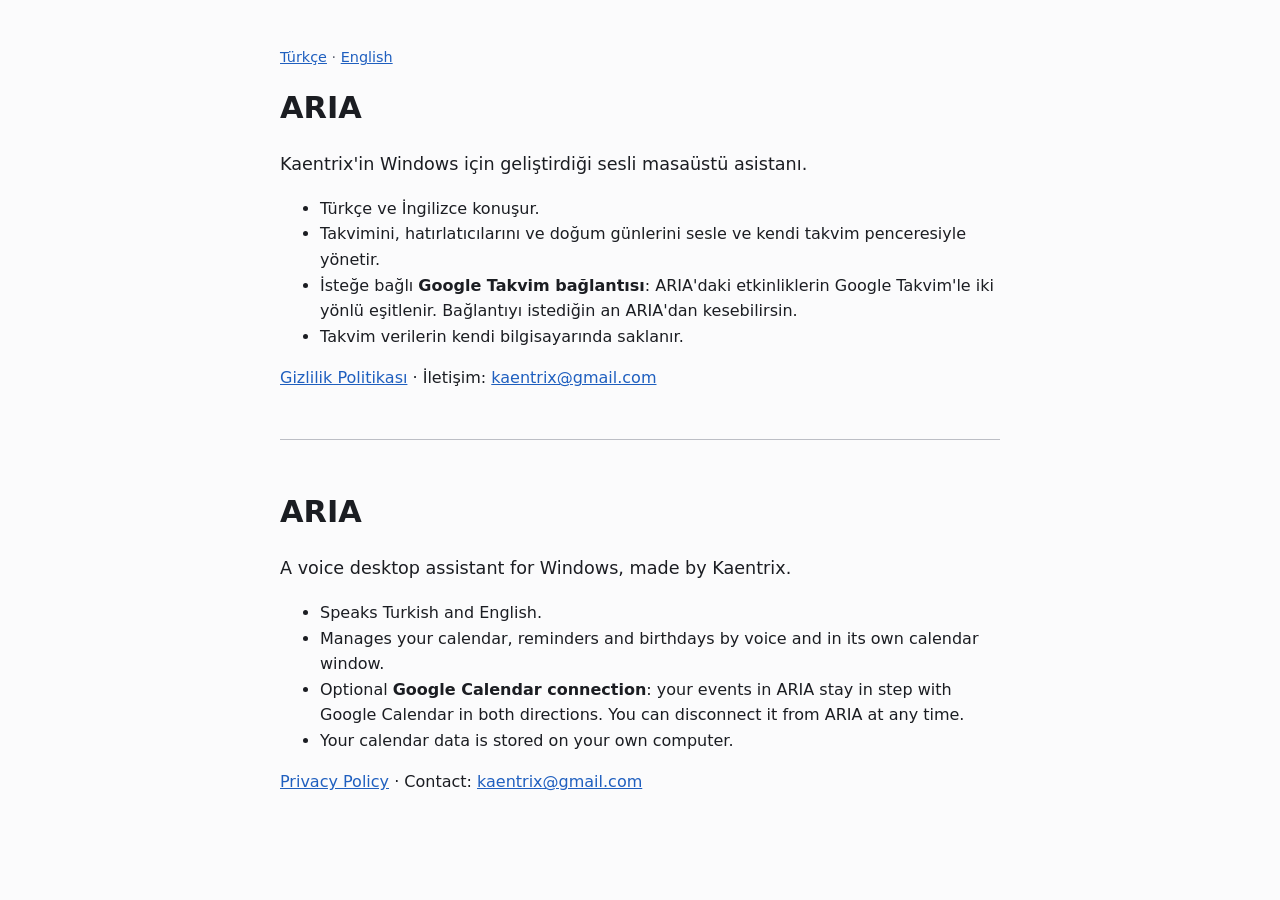
<file: index.html>
<!doctype html>
<html lang="tr">
<head>
<meta charset="utf-8">
<meta name="viewport" content="width=device-width, initial-scale=1">
<title>ARIA — Kaentrix</title>
<link rel="stylesheet" href="style.css">
</head>
<body>
<main>
<p class="lang"><a href="#tr">Türkçe</a> · <a href="#en">English</a></p>

<section id="tr" lang="tr">
<h1>ARIA</h1>
<p class="lead">Kaentrix'in Windows için geliştirdiği sesli masaüstü asistanı.</p>
<ul>
<li>Türkçe ve İngilizce konuşur.</li>
<li>Takvimini, hatırlatıcılarını ve doğum günlerini sesle ve kendi takvim penceresiyle yönetir.</li>
<li>İsteğe bağlı <strong>Google Takvim bağlantısı</strong>: ARIA'daki etkinliklerin Google Takvim'le iki
yönlü eşitlenir. Bağlantıyı istediğin an ARIA'dan kesebilirsin.</li>
<li>Takvim verilerin kendi bilgisayarında saklanır.</li>
</ul>
<p><a href="privacy.html#tr">Gizlilik Politikası</a> · İletişim:
<a href="mailto:kaentrix@gmail.com">kaentrix@gmail.com</a></p>
</section>

<hr>

<section id="en" lang="en">
<h1>ARIA</h1>
<p class="lead">A voice desktop assistant for Windows, made by Kaentrix.</p>
<ul>
<li>Speaks Turkish and English.</li>
<li>Manages your calendar, reminders and birthdays by voice and in its own calendar window.</li>
<li>Optional <strong>Google Calendar connection</strong>: your events in ARIA stay in step with Google
Calendar in both directions. You can disconnect it from ARIA at any time.</li>
<li>Your calendar data is stored on your own computer.</li>
</ul>
<p><a href="privacy.html#en">Privacy Policy</a> · Contact:
<a href="mailto:kaentrix@gmail.com">kaentrix@gmail.com</a></p>
</section>
</main>
</body>
</html>
</file>
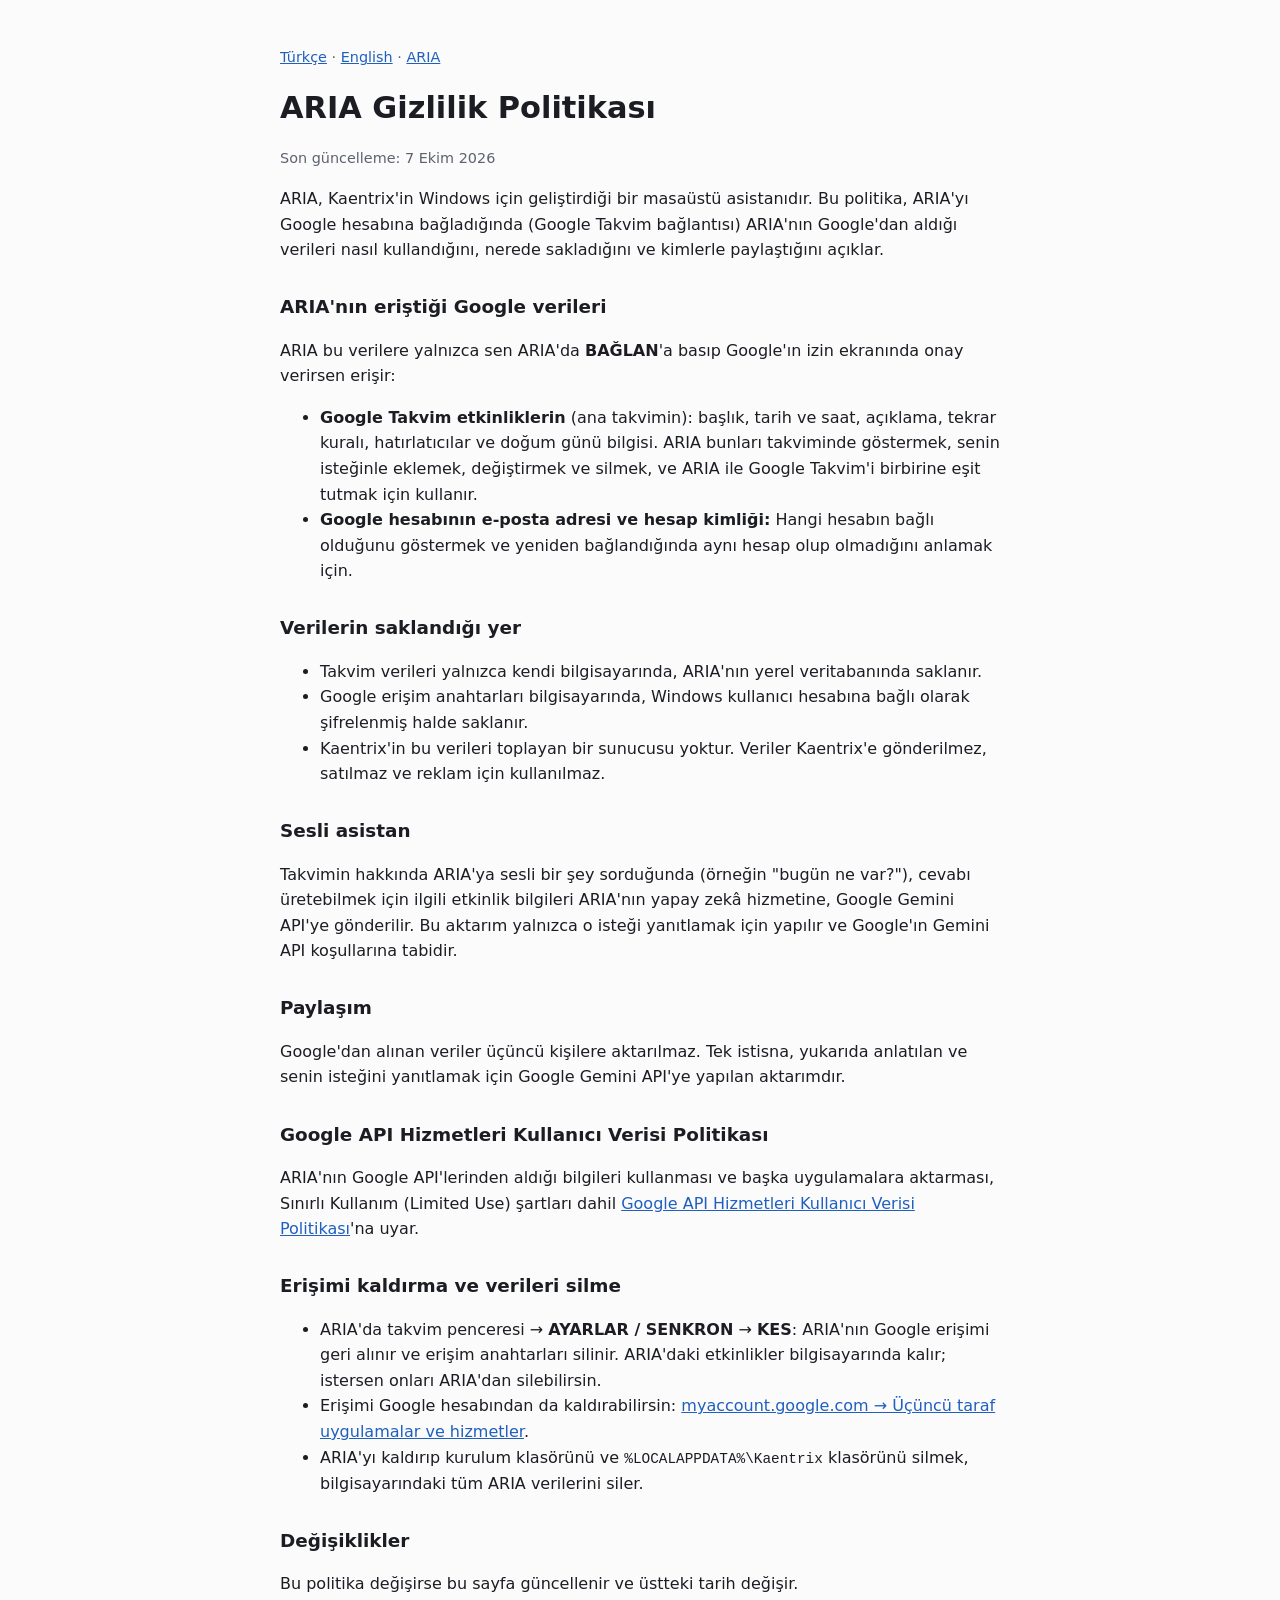
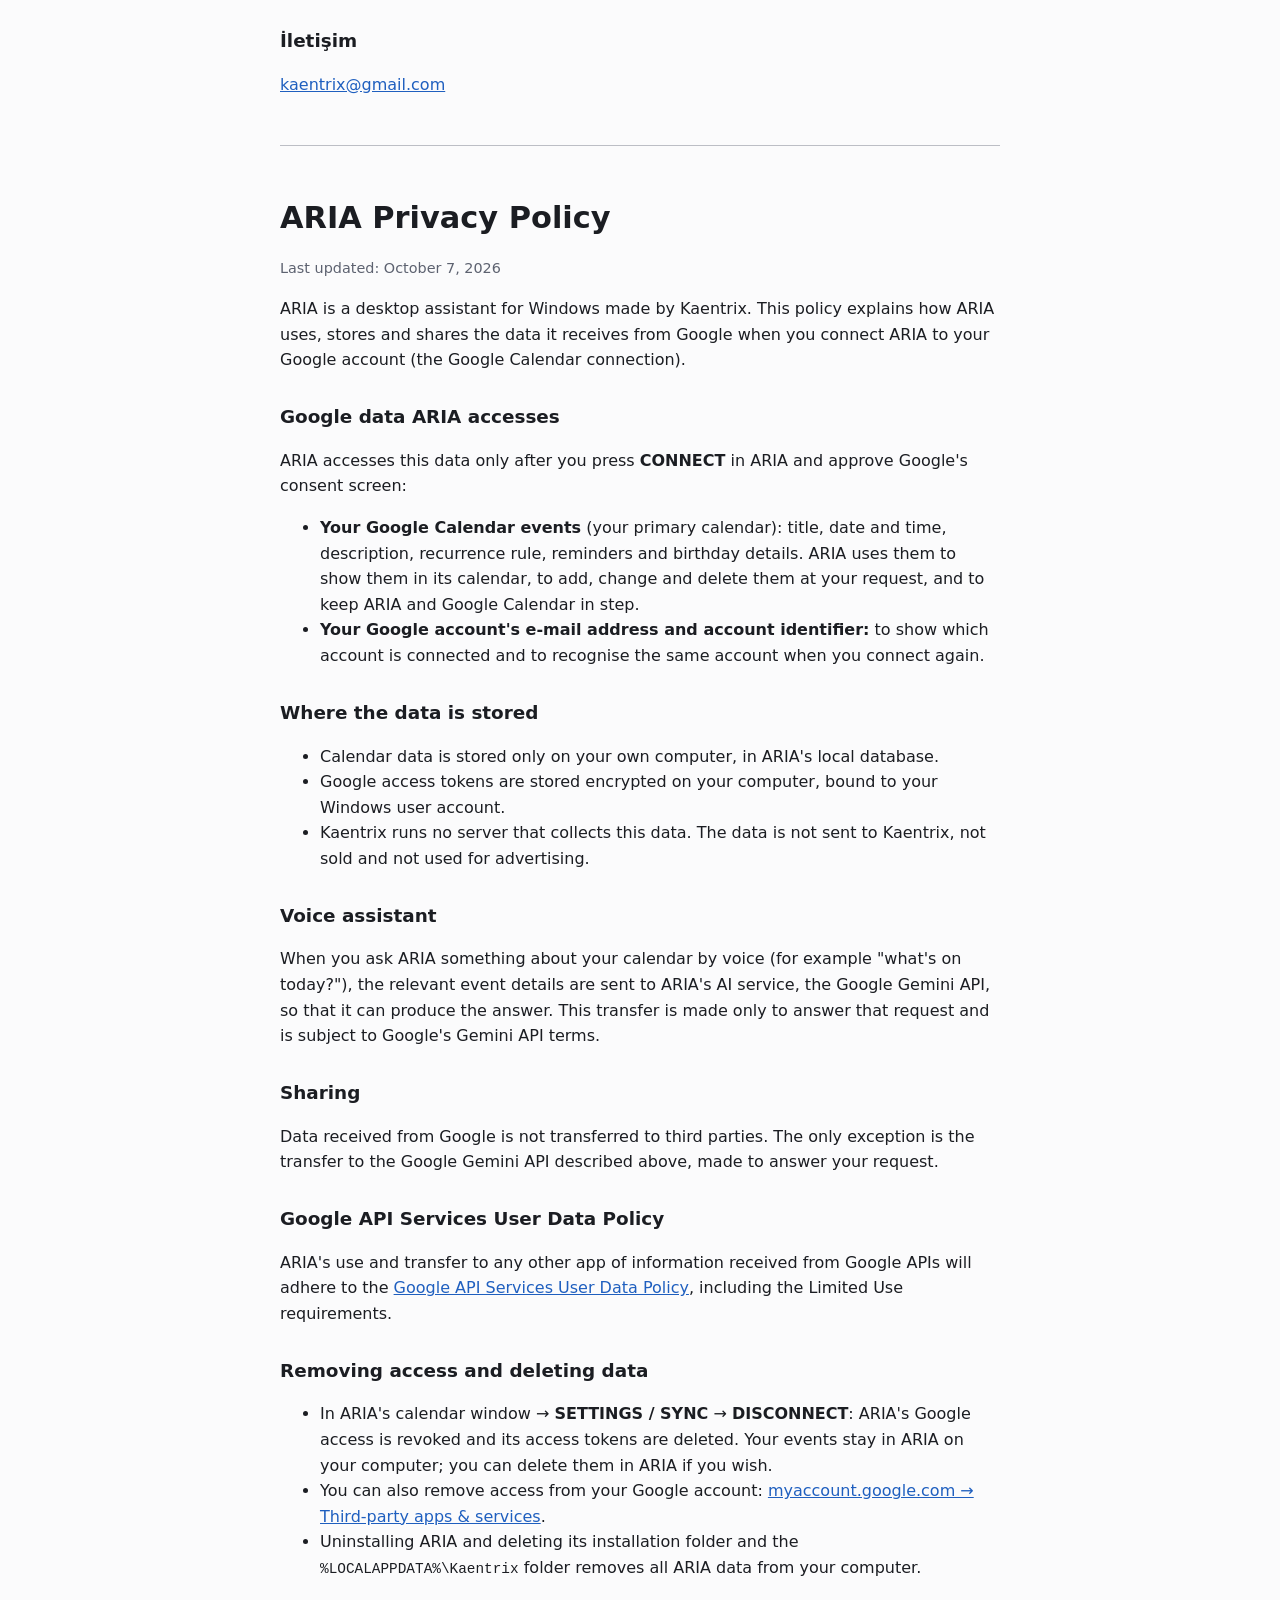
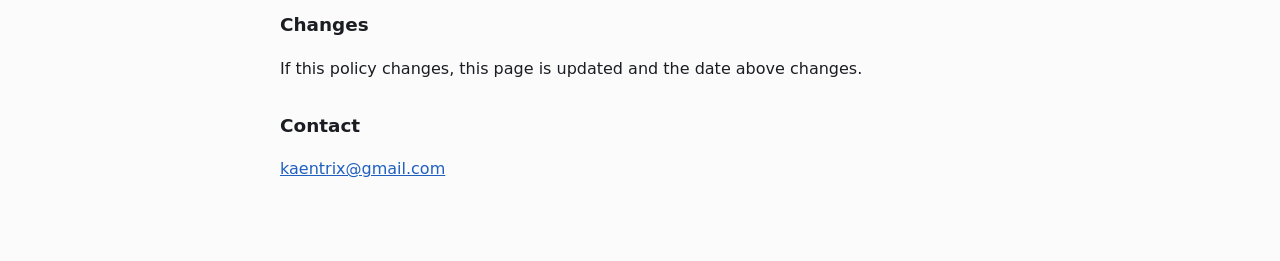
<file: privacy.html>
<!doctype html>
<html lang="tr">
<head>
<meta charset="utf-8">
<meta name="viewport" content="width=device-width, initial-scale=1">
<title>ARIA — Gizlilik Politikası / Privacy Policy</title>
<link rel="stylesheet" href="style.css">
</head>
<body>
<main>
<p class="lang"><a href="#tr">Türkçe</a> · <a href="#en">English</a> · <a href="./">ARIA</a></p>

<section id="tr" lang="tr">
<h1>ARIA Gizlilik Politikası</h1>
<p class="date">Son güncelleme: 7 Ekim 2026</p>

<p>ARIA, Kaentrix'in Windows için geliştirdiği bir masaüstü asistanıdır. Bu politika, ARIA'yı Google
hesabına bağladığında (Google Takvim bağlantısı) ARIA'nın Google'dan aldığı verileri nasıl kullandığını,
nerede sakladığını ve kimlerle paylaştığını açıklar.</p>

<h2>ARIA'nın eriştiği Google verileri</h2>
<p>ARIA bu verilere yalnızca sen ARIA'da <strong>BAĞLAN</strong>'a basıp Google'ın izin ekranında onay
verirsen erişir:</p>
<ul>
<li><strong>Google Takvim etkinliklerin</strong> (ana takvimin): başlık, tarih ve saat, açıklama, tekrar
kuralı, hatırlatıcılar ve doğum günü bilgisi. ARIA bunları takviminde göstermek, senin isteğinle eklemek,
değiştirmek ve silmek, ve ARIA ile Google Takvim'i birbirine eşit tutmak için kullanır.</li>
<li><strong>Google hesabının e-posta adresi ve hesap kimliği:</strong> Hangi hesabın bağlı olduğunu
göstermek ve yeniden bağlandığında aynı hesap olup olmadığını anlamak için.</li>
</ul>

<h2>Verilerin saklandığı yer</h2>
<ul>
<li>Takvim verileri yalnızca kendi bilgisayarında, ARIA'nın yerel veritabanında saklanır.</li>
<li>Google erişim anahtarları bilgisayarında, Windows kullanıcı hesabına bağlı olarak şifrelenmiş halde
saklanır.</li>
<li>Kaentrix'in bu verileri toplayan bir sunucusu yoktur. Veriler Kaentrix'e gönderilmez, satılmaz ve
reklam için kullanılmaz.</li>
</ul>

<h2>Sesli asistan</h2>
<p>Takvimin hakkında ARIA'ya sesli bir şey sorduğunda (örneğin "bugün ne var?"), cevabı üretebilmek için
ilgili etkinlik bilgileri ARIA'nın yapay zekâ hizmetine, Google Gemini API'ye gönderilir. Bu aktarım
yalnızca o isteği yanıtlamak için yapılır ve Google'ın Gemini API koşullarına tabidir.</p>

<h2>Paylaşım</h2>
<p>Google'dan alınan veriler üçüncü kişilere aktarılmaz. Tek istisna, yukarıda anlatılan ve senin isteğini
yanıtlamak için Google Gemini API'ye yapılan aktarımdır.</p>

<h2>Google API Hizmetleri Kullanıcı Verisi Politikası</h2>
<p>ARIA'nın Google API'lerinden aldığı bilgileri kullanması ve başka uygulamalara aktarması,
Sınırlı Kullanım (Limited Use) şartları dahil
<a href="https://developers.google.com/terms/api-services-user-data-policy">Google API Hizmetleri
Kullanıcı Verisi Politikası</a>'na uyar.</p>

<h2>Erişimi kaldırma ve verileri silme</h2>
<ul>
<li>ARIA'da takvim penceresi → <strong>AYARLAR / SENKRON</strong> → <strong>KES</strong>: ARIA'nın Google
erişimi geri alınır ve erişim anahtarları silinir. ARIA'daki etkinlikler bilgisayarında kalır; istersen
onları ARIA'dan silebilirsin.</li>
<li>Erişimi Google hesabından da kaldırabilirsin:
<a href="https://myaccount.google.com/connections">myaccount.google.com → Üçüncü taraf uygulamalar ve
hizmetler</a>.</li>
<li>ARIA'yı kaldırıp kurulum klasörünü ve <code>%LOCALAPPDATA%\Kaentrix</code> klasörünü silmek,
bilgisayarındaki tüm ARIA verilerini siler.</li>
</ul>

<h2>Değişiklikler</h2>
<p>Bu politika değişirse bu sayfa güncellenir ve üstteki tarih değişir.</p>

<h2>İletişim</h2>
<p><a href="mailto:kaentrix@gmail.com">kaentrix@gmail.com</a></p>
</section>

<hr>

<section id="en" lang="en">
<h1>ARIA Privacy Policy</h1>
<p class="date">Last updated: October 7, 2026</p>

<p>ARIA is a desktop assistant for Windows made by Kaentrix. This policy explains how ARIA uses, stores
and shares the data it receives from Google when you connect ARIA to your Google account (the Google
Calendar connection).</p>

<h2>Google data ARIA accesses</h2>
<p>ARIA accesses this data only after you press <strong>CONNECT</strong> in ARIA and approve Google's
consent screen:</p>
<ul>
<li><strong>Your Google Calendar events</strong> (your primary calendar): title, date and time,
description, recurrence rule, reminders and birthday details. ARIA uses them to show them in its
calendar, to add, change and delete them at your request, and to keep ARIA and Google Calendar in
step.</li>
<li><strong>Your Google account's e-mail address and account identifier:</strong> to show which account
is connected and to recognise the same account when you connect again.</li>
</ul>

<h2>Where the data is stored</h2>
<ul>
<li>Calendar data is stored only on your own computer, in ARIA's local database.</li>
<li>Google access tokens are stored encrypted on your computer, bound to your Windows user account.</li>
<li>Kaentrix runs no server that collects this data. The data is not sent to Kaentrix, not sold and not
used for advertising.</li>
</ul>

<h2>Voice assistant</h2>
<p>When you ask ARIA something about your calendar by voice (for example "what's on today?"), the
relevant event details are sent to ARIA's AI service, the Google Gemini API, so that it can produce the
answer. This transfer is made only to answer that request and is subject to Google's Gemini API
terms.</p>

<h2>Sharing</h2>
<p>Data received from Google is not transferred to third parties. The only exception is the transfer to
the Google Gemini API described above, made to answer your request.</p>

<h2>Google API Services User Data Policy</h2>
<p>ARIA's use and transfer to any other app of information received from Google APIs will adhere to the
<a href="https://developers.google.com/terms/api-services-user-data-policy">Google API Services User
Data Policy</a>, including the Limited Use requirements.</p>

<h2>Removing access and deleting data</h2>
<ul>
<li>In ARIA's calendar window → <strong>SETTINGS / SYNC</strong> → <strong>DISCONNECT</strong>: ARIA's
Google access is revoked and its access tokens are deleted. Your events stay in ARIA on your computer;
you can delete them in ARIA if you wish.</li>
<li>You can also remove access from your Google account:
<a href="https://myaccount.google.com/connections">myaccount.google.com → Third-party apps &amp;
services</a>.</li>
<li>Uninstalling ARIA and deleting its installation folder and the <code>%LOCALAPPDATA%\Kaentrix</code>
folder removes all ARIA data from your computer.</li>
</ul>

<h2>Changes</h2>
<p>If this policy changes, this page is updated and the date above changes.</p>

<h2>Contact</h2>
<p><a href="mailto:kaentrix@gmail.com">kaentrix@gmail.com</a></p>
</section>
</main>
</body>
</html>
</file>
<file: style.css>
:root { color-scheme: light dark; --fg: #1b1d22; --bg: #fbfbfc; --muted: #5d6270; --link: #1f5fbf; }
@media (prefers-color-scheme: dark) {
  :root { --fg: #e6e8ee; --bg: #121419; --muted: #9aa0ad; --link: #7fb0ff; }
}
body { margin: 0; background: var(--bg); color: var(--fg);
       font: 16px/1.6 system-ui, "Segoe UI", Roboto, sans-serif; }
main { max-width: 720px; margin: 0 auto; padding: 32px 16px 64px; }
h1 { font-size: 1.9rem; margin: 0.4em 0 0.2em; }
h2 { font-size: 1.15rem; margin: 1.6em 0 0.4em; }
a { color: var(--link); }
.lang, .date { color: var(--muted); font-size: 0.9rem; }
.lead { font-size: 1.1rem; }
hr { border: 0; border-top: 1px solid var(--muted); opacity: 0.4; margin: 48px 0; }
code { font-size: 0.9em; }
</file>
